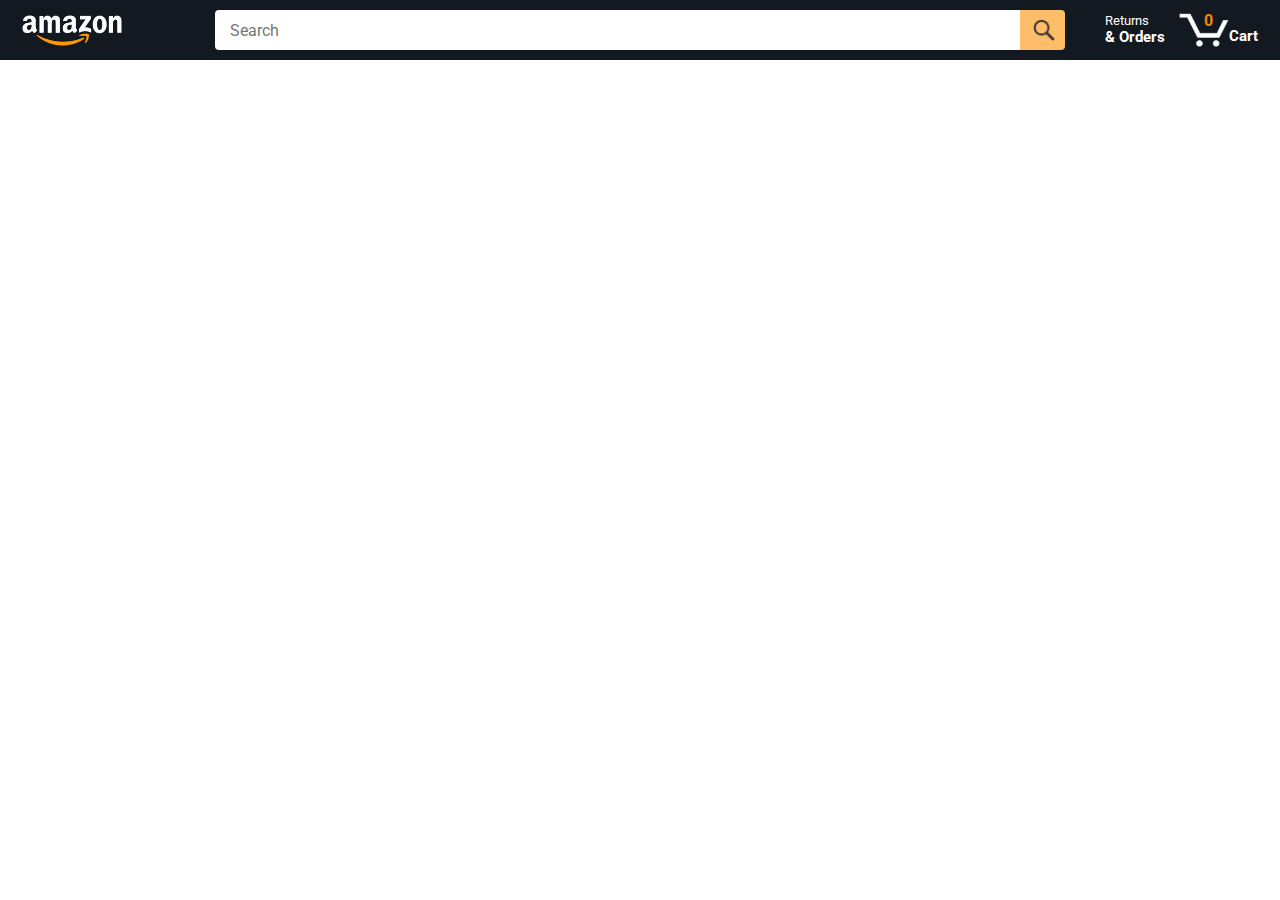
<file: javascript-amazon-project-main/amazon.html>
<!DOCTYPE html>
<html>
  <head>
    <title>Amazon Project</title>

    <!-- This code is needed for responsive design to work.
      (Responsive design = make the website look good on
      smaller screen sizes like a phone or a tablet). -->
    <meta name="viewport" content="width=device-width, initial-scale=1">

    <!-- Load a font called Roboto from Google Fonts. -->
    <link rel="preconnect" href="https://fonts.googleapis.com">
    <link rel="preconnect" href="https://fonts.gstatic.com" crossorigin>
    <link href="https://fonts.googleapis.com/css2?family=Roboto:wght@400;500;700&display=swap" rel="stylesheet">

    <!-- Here are the CSS files for this page. -->
    <link rel="stylesheet" href="styles/shared/general.css">
    <link rel="stylesheet" href="styles/shared/amazon-header.css">
    <link rel="stylesheet" href="styles/pages/amazon.css">
  </head>
  <body>
    <div class="amazon-header">
      <div class="amazon-header-left-section">
        <a href="amazon.html" class="header-link">
          <img class="amazon-logo"
            src="images/amazon-logo-white.png">
          <img class="amazon-mobile-logo"
            src="images/amazon-mobile-logo-white.png">
        </a>
      </div>

      <div class="amazon-header-middle-section">
        <input class="search-bar" type="text" placeholder="Search">

        <button class="search-button">
          <img class="search-icon" src="images/icons/search-icon.png">
        </button>
      </div>

      <div class="amazon-header-right-section">
        <a class="orders-link header-link" href="orders.html">
          <span class="returns-text">Returns</span>
          <span class="orders-text">& Orders</span>
        </a>

        <a class="cart-link header-link" href="checkout.html">
          <img class="cart-icon" src="images/icons/cart-icon.png">
          <div class="cart-quantity">0</div>
          <div class="cart-text">Cart</div>
        </a>
      </div>
    </div>
    
    <div class="main">
      <div class="products-grid js-products-grid"></div>
    </div>
    <script type="module" src="scripts/amazon.js"></script>
  </body>
</html>
</file>
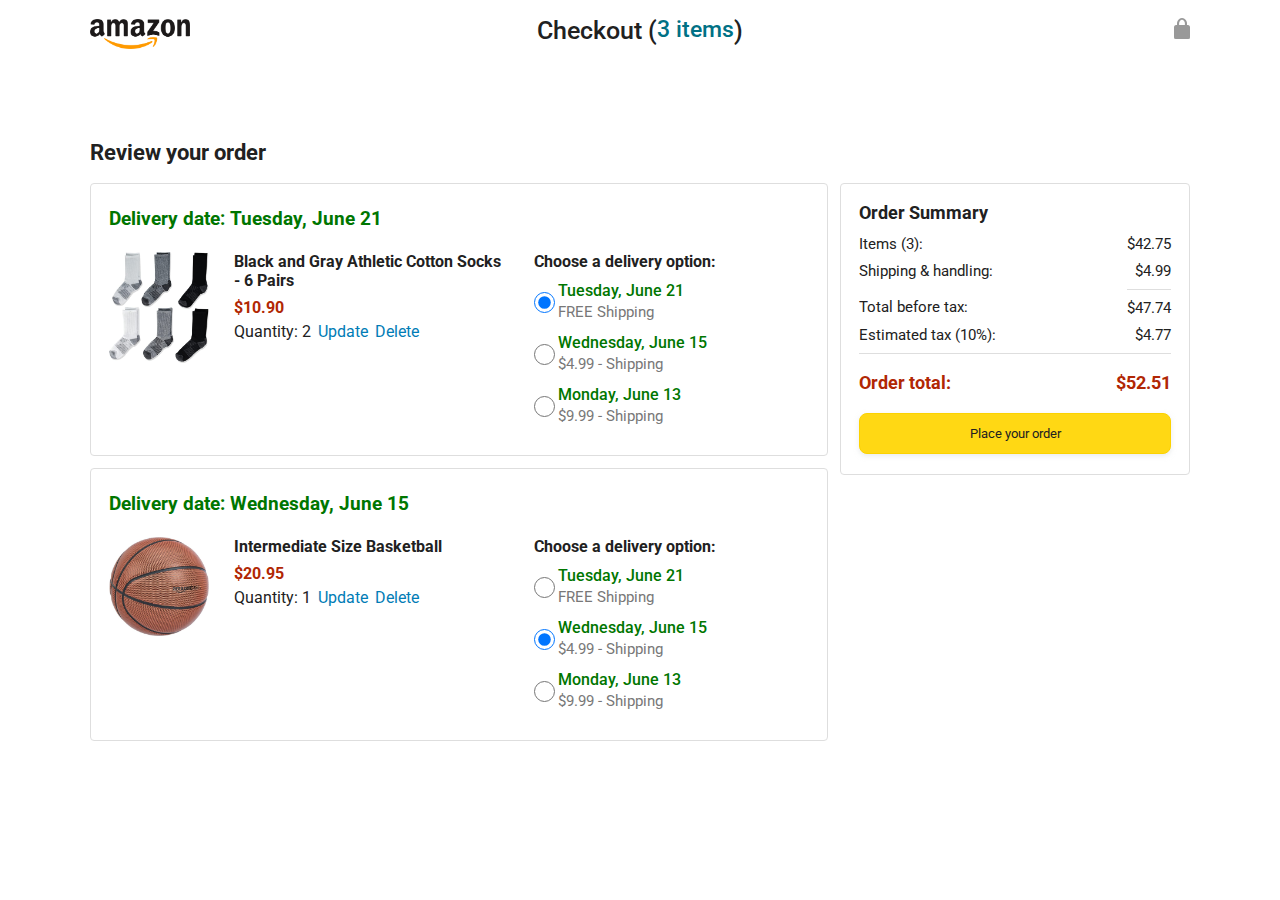
<file: javascript-amazon-project-main/checkout.html>
<!DOCTYPE html>
<html>
  <head>
    <title>Checkout</title>

    <!-- This code is needed for responsive design to work.
      (Responsive design = make the website look good on
      smaller screen sizes like a phone or a tablet). -->
    <meta name="viewport" content="width=device-width, initial-scale=1">

    <!-- Load a font called Roboto from Google Fonts. -->
    <link rel="preconnect" href="https://fonts.googleapis.com">
    <link rel="preconnect" href="https://fonts.gstatic.com" crossorigin>
    <link href="https://fonts.googleapis.com/css2?family=Roboto:wght@400;500;700&display=swap" rel="stylesheet">

    <!-- Here are the CSS files for this page. -->
    <link rel="stylesheet" href="styles/shared/general.css">
    <link rel="stylesheet" href="styles/pages/checkout/checkout-header.css">
    <link rel="stylesheet" href="styles/pages/checkout/checkout.css">
  </head>
  <body>
    <div class="checkout-header">
      <div class="header-content">
        <div class="checkout-header-left-section">
          <a href="amazon.html">
            <img class="amazon-logo" src="images/amazon-logo.png">
            <img class="amazon-mobile-logo" src="images/amazon-mobile-logo.png">
          </a>
        </div>

        <div class="checkout-header-middle-section">
          Checkout (<a class="return-to-home-link"
            href="amazon.html">3 items</a>)
        </div>

        <div class="checkout-header-right-section">
          <img src="images/icons/checkout-lock-icon.png">
        </div>
      </div>
    </div>

    <div class="main">
      <div class="page-title">Review your order</div>

      <div class="checkout-grid">
        <div class="order-summary">
          <div class="cart-item-container">
            <div class="delivery-date">
              Delivery date: Tuesday, June 21
            </div>

            <div class="cart-item-details-grid">
              <img class="product-image"
                src="images/products/athletic-cotton-socks-6-pairs.jpg">

              <div class="cart-item-details">
                <div class="product-name">
                  Black and Gray Athletic Cotton Socks - 6 Pairs
                </div>
                <div class="product-price">
                  $10.90
                </div>
                <div class="product-quantity">
                  <span>
                    Quantity: <span class="quantity-label">2</span>
                  </span>
                  <span class="update-quantity-link link-primary">
                    Update
                  </span>
                  <span class="delete-quantity-link link-primary">
                    Delete
                  </span>
                </div>
              </div>

              <div class="delivery-options">
                <div class="delivery-options-title">
                  Choose a delivery option:
                </div>
                <div class="delivery-option">
                  <input type="radio" checked
                    class="delivery-option-input"
                    name="delivery-option-1">
                  <div>
                    <div class="delivery-option-date">
                      Tuesday, June 21
                    </div>
                    <div class="delivery-option-price">
                      FREE Shipping
                    </div>
                  </div>
                </div>
                <div class="delivery-option">
                  <input type="radio"
                    class="delivery-option-input"
                    name="delivery-option-1">
                  <div>
                    <div class="delivery-option-date">
                      Wednesday, June 15
                    </div>
                    <div class="delivery-option-price">
                      $4.99 - Shipping
                    </div>
                  </div>
                </div>
                <div class="delivery-option">
                  <input type="radio"
                    class="delivery-option-input"
                    name="delivery-option-1">
                  <div>
                    <div class="delivery-option-date">
                      Monday, June 13
                    </div>
                    <div class="delivery-option-price">
                      $9.99 - Shipping
                    </div>
                  </div>
                </div>
              </div>
            </div>
          </div>

          <div class="cart-item-container">
            <div class="delivery-date">
              Delivery date: Wednesday, June 15
            </div>

            <div class="cart-item-details-grid">
              <img class="product-image"
                src="images/products/intermediate-composite-basketball.jpg">

              <div class="cart-item-details">
                <div class="product-name">
                  Intermediate Size Basketball
                </div>
                <div class="product-price">
                  $20.95
                </div>
                <div class="product-quantity">
                  <span>
                    Quantity: <span class="quantity-label">1</span>
                  </span>
                  <span class="update-quantity-link link-primary">
                    Update
                  </span>
                  <span class="delete-quantity-link link-primary">
                    Delete
                  </span>
                </div>
              </div>

              <div class="delivery-options">
                <div class="delivery-options-title">
                  Choose a delivery option:
                </div>

                <div class="delivery-option">
                  <input type="radio" class="delivery-option-input"
                    name="delivery-option-2">
                  <div>
                    <div class="delivery-option-date">
                      Tuesday, June 21
                    </div>
                    <div class="delivery-option-price">
                      FREE Shipping
                    </div>
                  </div>
                </div>
                <div class="delivery-option">
                  <input type="radio" checked class="delivery-option-input"
                    name="delivery-option-2">
                  <div>
                    <div class="delivery-option-date">
                      Wednesday, June 15
                    </div>
                    <div class="delivery-option-price">
                      $4.99 - Shipping
                    </div>
                  </div>
                </div>
                <div class="delivery-option">
                  <input type="radio" class="delivery-option-input"
                    name="delivery-option-2">
                  <div>
                    <div class="delivery-option-date">
                      Monday, June 13
                    </div>
                    <div class="delivery-option-price">
                      $9.99 - Shipping
                    </div>
                  </div>
                </div>
              </div>
            </div>
          </div>
        </div>

        <div class="payment-summary">
          <div class="payment-summary-title">
            Order Summary
          </div>

          <div class="payment-summary-row">
            <div>Items (3):</div>
            <div class="payment-summary-money">$42.75</div>
          </div>

          <div class="payment-summary-row">
            <div>Shipping &amp; handling:</div>
            <div class="payment-summary-money">$4.99</div>
          </div>

          <div class="payment-summary-row subtotal-row">
            <div>Total before tax:</div>
            <div class="payment-summary-money">$47.74</div>
          </div>

          <div class="payment-summary-row">
            <div>Estimated tax (10%):</div>
            <div class="payment-summary-money">$4.77</div>
          </div>

          <div class="payment-summary-row total-row">
            <div>Order total:</div>
            <div class="payment-summary-money">$52.51</div>
          </div>

          <button class="place-order-button button-primary">
            Place your order
          </button>
        </div>
      </div>
    </div>
  </body>
</html>
</file>
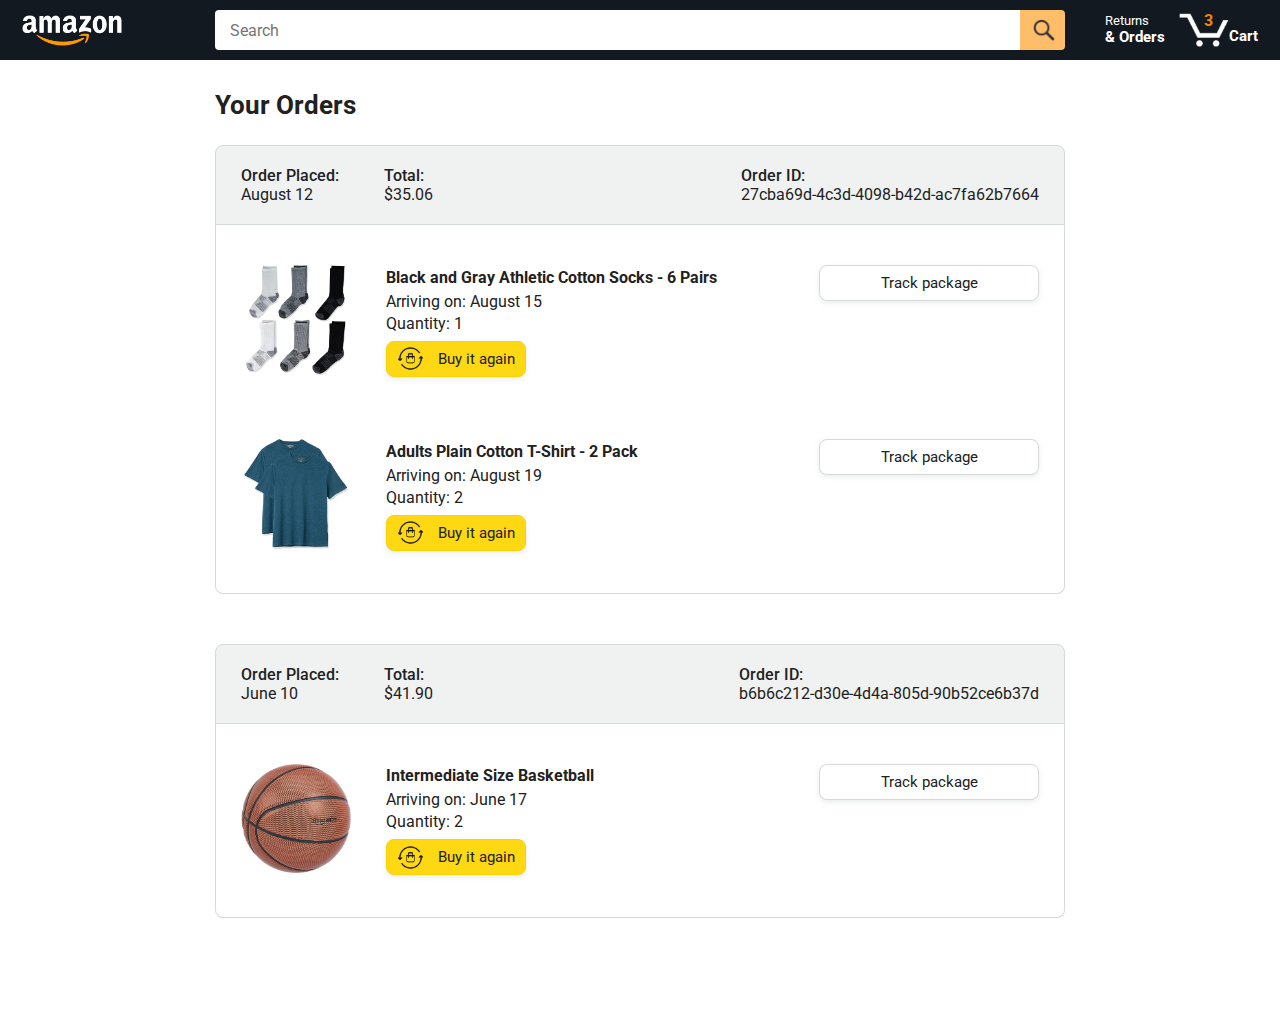
<file: javascript-amazon-project-main/orders.html>
<!DOCTYPE html>
<html>
  <head>
    <title>Orders</title>

    <!-- This code is needed for responsive design to work.
      (Responsive design = make the website look good on
      smaller screen sizes like a phone or a tablet). -->
    <meta name="viewport" content="width=device-width, initial-scale=1">

    <!-- Load a font called Roboto from Google Fonts. -->
    <link rel="preconnect" href="https://fonts.googleapis.com">
    <link rel="preconnect" href="https://fonts.gstatic.com" crossorigin>
    <link href="https://fonts.googleapis.com/css2?family=Roboto:wght@400;500;700&display=swap" rel="stylesheet">

    <!-- Here are the CSS files for this page. -->
    <link rel="stylesheet" href="styles/shared/general.css">
    <link rel="stylesheet" href="styles/shared/amazon-header.css">
    <link rel="stylesheet" href="styles/pages/orders.css">
  </head>
  <body>
    <div class="amazon-header">
      <div class="amazon-header-left-section">
        <a href="amazon.html" class="header-link">
          <img class="amazon-logo"
            src="images/amazon-logo-white.png">
          <img class="amazon-mobile-logo"
            src="images/amazon-mobile-logo-white.png">
        </a>
      </div>

      <div class="amazon-header-middle-section">
        <input class="search-bar" type="text" placeholder="Search">

        <button class="search-button">
          <img class="search-icon" src="images/icons/search-icon.png">
        </button>
      </div>

      <div class="amazon-header-right-section">
        <a class="orders-link header-link" href="orders.html">
          <span class="returns-text">Returns</span>
          <span class="orders-text">& Orders</span>
        </a>

        <a class="cart-link header-link" href="checkout.html">
          <img class="cart-icon" src="images/icons/cart-icon.png">
          <div class="cart-quantity">3</div>
          <div class="cart-text">Cart</div>
        </a>
      </div>
    </div>

    <div class="main">
      <div class="page-title">Your Orders</div>

      <div class="orders-grid">
        <div class="order-container">
          
          <div class="order-header">
            <div class="order-header-left-section">
              <div class="order-date">
                <div class="order-header-label">Order Placed:</div>
                <div>August 12</div>
              </div>
              <div class="order-total">
                <div class="order-header-label">Total:</div>
                <div>$35.06</div>
              </div>
            </div>

            <div class="order-header-right-section">
              <div class="order-header-label">Order ID:</div>
              <div>27cba69d-4c3d-4098-b42d-ac7fa62b7664</div>
            </div>
          </div>

          <div class="order-details-grid">
            <div class="product-image-container">
              <img src="images/products/athletic-cotton-socks-6-pairs.jpg">
            </div>

            <div class="product-details">
              <div class="product-name">
                Black and Gray Athletic Cotton Socks - 6 Pairs
              </div>
              <div class="product-delivery-date">
                Arriving on: August 15
              </div>
              <div class="product-quantity">
                Quantity: 1
              </div>
              <button class="buy-again-button button-primary">
                <img class="buy-again-icon" src="images/icons/buy-again.png">
                <span class="buy-again-message">Buy it again</span>
              </button>
            </div>

            <div class="product-actions">
              <a href="tracking.html">
                <button class="track-package-button button-secondary">
                  Track package
                </button>
              </a>
            </div>

            <div class="product-image-container">
              <img src="images/products/adults-plain-cotton-tshirt-2-pack-teal.jpg">
            </div>

            <div class="product-details">
              <div class="product-name">
                Adults Plain Cotton T-Shirt - 2 Pack
              </div>
              <div class="product-delivery-date">
                Arriving on: August 19
              </div>
              <div class="product-quantity">
                Quantity: 2
              </div>
              <button class="buy-again-button button-primary">
                <img class="buy-again-icon" src="images/icons/buy-again.png">
                <span class="buy-again-message">Buy it again</span>
              </button>
            </div>

            <div class="product-actions">
              <a href="tracking.html">
                <button class="track-package-button button-secondary">
                  Track package
                </button>
              </a>
            </div>
          </div>
        </div>

        <div class="order-container">

          <div class="order-header">
            <div class="order-header-left-section">
              <div class="order-date">
                <div class="order-header-label">Order Placed:</div>
                <div>June 10</div>
              </div>
              <div class="order-total">
                <div class="order-header-label">Total:</div>
                <div>$41.90</div>
              </div>
            </div>

            <div class="order-header-right-section">
              <div class="order-header-label">Order ID:</div>
              <div>b6b6c212-d30e-4d4a-805d-90b52ce6b37d</div>
            </div>
          </div>

          <div class="order-details-grid">
            <div class="product-image-container">
              <img src="images/products/intermediate-composite-basketball.jpg">
            </div>

            <div class="product-details">
              <div class="product-name">
                Intermediate Size Basketball
              </div>
              <div class="product-delivery-date">
                Arriving on: June 17
              </div>
              <div class="product-quantity">
                Quantity: 2
              </div>
              <button class="buy-again-button button-primary">
                <img class="buy-again-icon" src="images/icons/buy-again.png">
                <span class="buy-again-message">Buy it again</span>
              </button>
            </div>

            <div class="product-actions">
              <a href="tracking.html">
                <button class="track-package-button button-secondary">
                  Track package
                </button>
              </a>
            </div>
          </div>
        </div>
      </div>
    </div>
  </body>
</html>
</file>
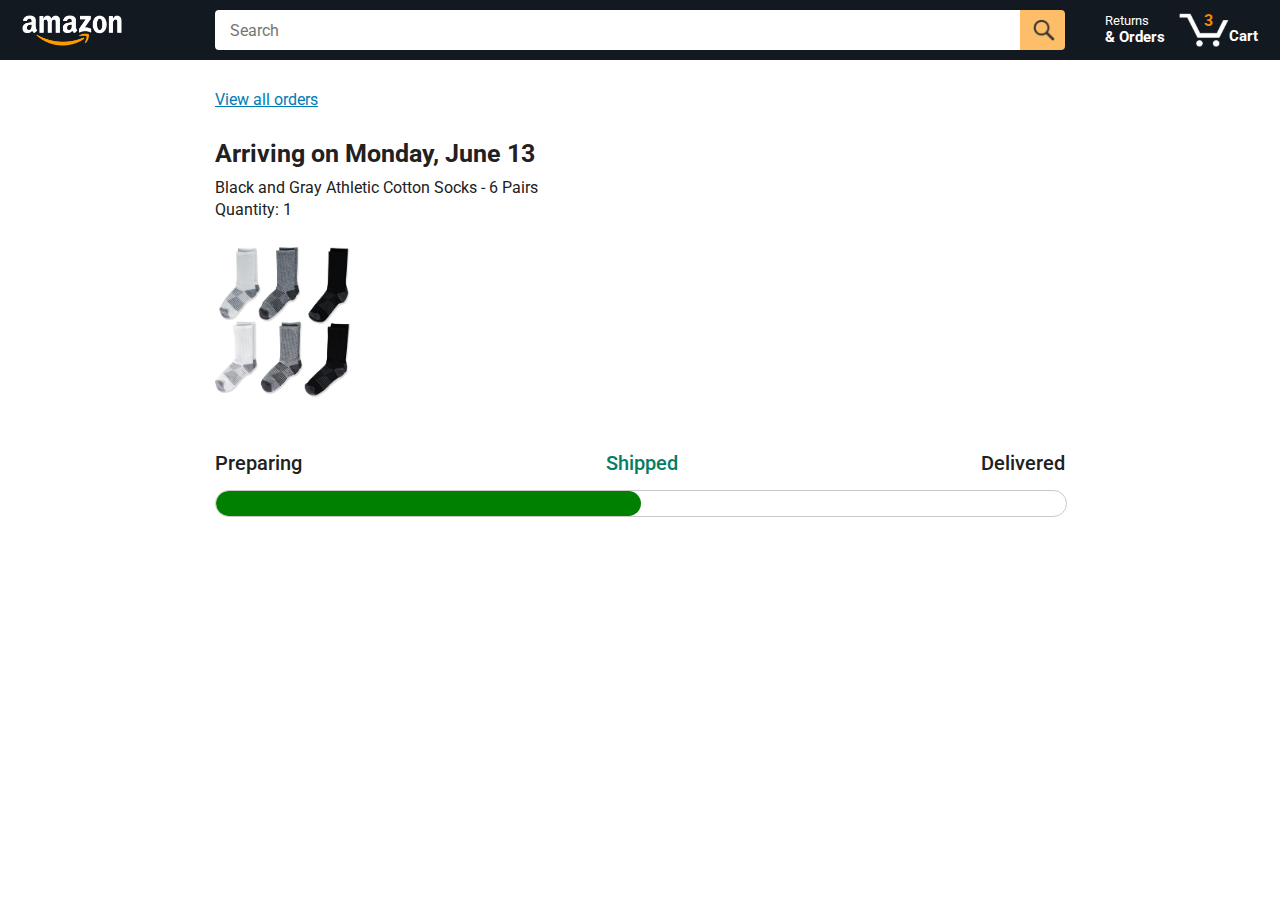
<file: javascript-amazon-project-main/tracking.html>
<!DOCTYPE html>
<html>
  <head>
    <title>Tracking</title>

    <!-- This code is needed for responsive design to work.
      (Responsive design = make the website look good on
      smaller screen sizes like a phone or a tablet). -->
    <meta name="viewport" content="width=device-width, initial-scale=1">

    <!-- Load a font called Roboto from Google Fonts. -->
    <link rel="preconnect" href="https://fonts.googleapis.com">
    <link rel="preconnect" href="https://fonts.gstatic.com" crossorigin>
    <link href="https://fonts.googleapis.com/css2?family=Roboto:wght@400;500;700&display=swap" rel="stylesheet">

    <!-- Here are the CSS files for this page. -->
    <link rel="stylesheet" href="styles/shared/general.css">
    <link rel="stylesheet" href="styles/shared/amazon-header.css">
    <link rel="stylesheet" href="styles/pages/tracking.css">
  </head>
  <body>
    <div class="amazon-header">
      <div class="amazon-header-left-section">
        <a href="amazon.html" class="header-link">
          <img class="amazon-logo"
            src="images/amazon-logo-white.png">
          <img class="amazon-mobile-logo"
            src="images/amazon-mobile-logo-white.png">
        </a>
      </div>

      <div class="amazon-header-middle-section">
        <input class="search-bar" type="text" placeholder="Search">

        <button class="search-button">
          <img class="search-icon" src="images/icons/search-icon.png">
        </button>
      </div>

      <div class="amazon-header-right-section">
        <a class="orders-link header-link" href="orders.html">
          <span class="returns-text">Returns</span>
          <span class="orders-text">& Orders</span>
        </a>

        <a class="cart-link header-link" href="checkout.html">
          <img class="cart-icon" src="images/icons/cart-icon.png">
          <div class="cart-quantity">3</div>
          <div class="cart-text">Cart</div>
        </a>
      </div>
    </div>

    <div class="main">
      <div class="order-tracking">
        <a class="back-to-orders-link link-primary" href="orders.html">
          View all orders
        </a>

        <div class="delivery-date">
          Arriving on Monday, June 13
        </div>

        <div class="product-info">
          Black and Gray Athletic Cotton Socks - 6 Pairs
        </div>

        <div class="product-info">
          Quantity: 1
        </div>

        <img class="product-image" src="images/products/athletic-cotton-socks-6-pairs.jpg">

        <div class="progress-labels-container">
          <div class="progress-label">
            Preparing
          </div>
          <div class="progress-label current-status">
            Shipped
          </div>
          <div class="progress-label">
            Delivered
          </div>
        </div>

        <div class="progress-bar-container">
          <div class="progress-bar"></div>
        </div>
      </div>
    </div>
  </body>
</html>
</file>
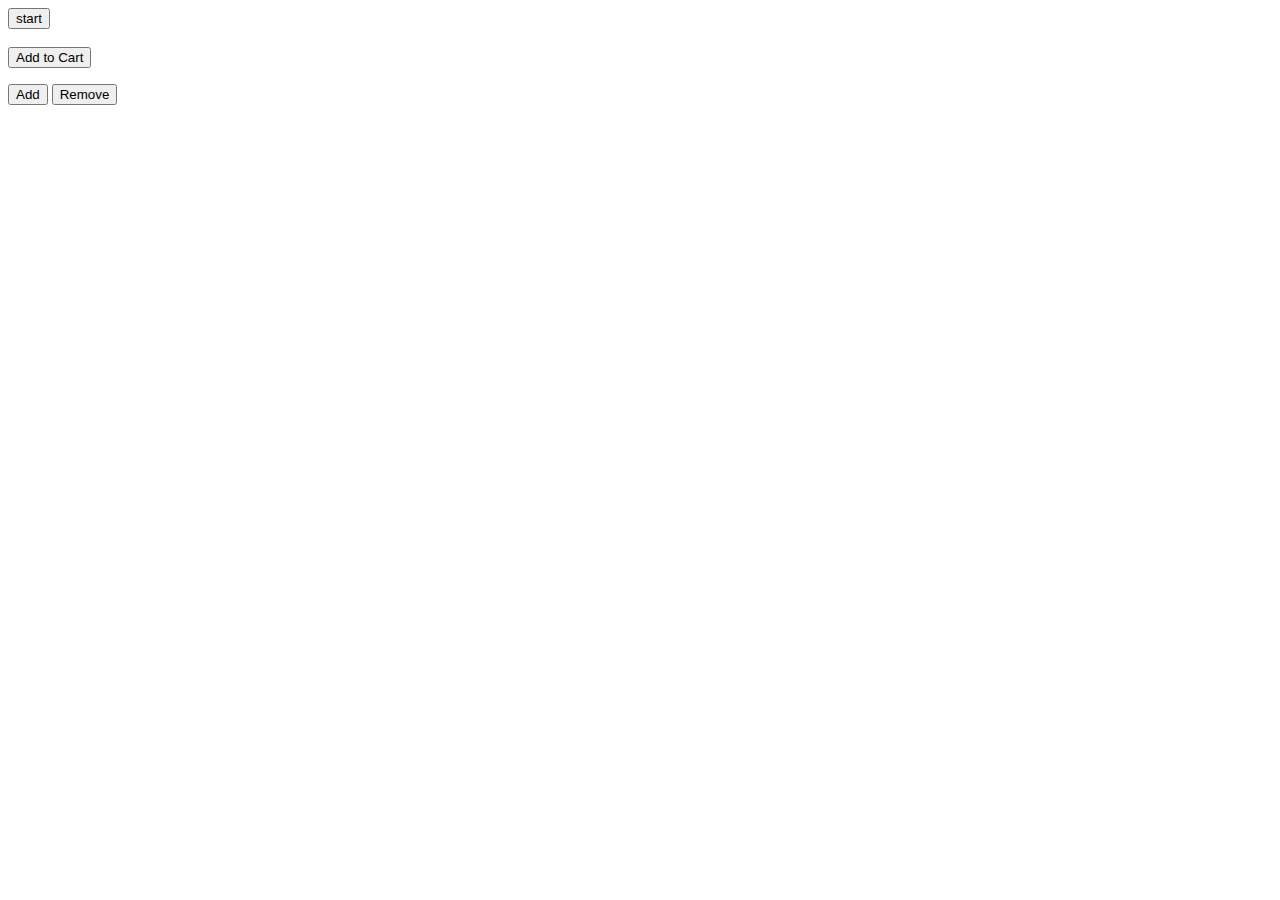
<file: Js/12-Advance Functions.html>
<!DOCTYPE html>
<html lang="en">
<head>
    <meta charset="UTF-8">
    <meta name="viewport" content="width=device-width, initial-scale=1.0">
    <title>Adv Functions</title>
</head>
<body>
    <button class="strt" onclick="start();">
        start
    </button>
    <br><br>
    <button class="addtocart" onclick="
  
    addtocart();
    ">Add to Cart</button>
    <p class="msg"></p>
    <button class="add" onclick="
      messages++;
      add();" >Add</button>
    <button onclick="
    if(messages>0){
        messages--;
        if(messages==0){
            stopnoti();
        }
    }
    ">Remove</button>
    <script>
        // const obj = {
        //     num:2,
        //     fun : function (name){
        //         console.log("Hello "+name);
        //     }
        // }
        // obj.fun("Krish");

        // //set time out functions
        // setTimeout(function(){
        //     console.log("This will be printed after 3s");
        // },3000);
        // console.log("this is printed first");
      //set interval
    //   setInterval(() => {
    //     console.log("interval");
    //   }, 3000);
    //   console.log("next line ");
        //this will be kept on printing

    //   [
    //     'make dinner',
    //     'do laundry',
    //     'go to the gym'
    //     ].forEach(function(value,index){
    //         console.log(index , value);
    //     }); //this is easier than for loop
     //HW 12d. 
      function start(){
        const clas = document.querySelector('.strt');
            console.log('Loading...');
            clas.innerHTML='Loading...';
          setInterval(() => {
            clas.innerHTML='Finished!';
           }, 1000);        
    }   
    function addtocart(){
        document.querySelector('.msg').innerHTML='Item added to cart';
        setInterval(() => {
            document.querySelector('.msg').innerHTML='';
        }, 2000);
    }  
    let isdisplaynotification ;
    let messages =2;
    let intervalId;
    function add(){
        if (isdisplaynotification) {
            return;
        }
        isdisplaynotification = true;
        
       intervalId = setInterval(()=>{
       if (document.title==='App') {
        document.title=`(${messages}) New Messages`;
       }else{
        document.title='App';
       }
       },1000) 
    }
  
    function stopnoti(){
        isdisplaynotification = false;
        clearInterval(intervalId);
        document.title = 'App';
    }
    //justli forEach we have filter
    console.log([1,-3,2,5,-4].filter((value,index)=>{//create a new array if return is true  with all elements that pass the test implemented by the provided function
        // if (value>=0) {
        //     return true;
        // }
        // else{
        //     return false;
        // } 
        return value>=0;  
    }));
   
    //map
    console.log([1,1,3].map((value,index)=>{
        return value*2;
    }));


    console.log([1,1,3].map( value=>value*2)); //this is same as above
    </script>
</body>
</html>
</file>
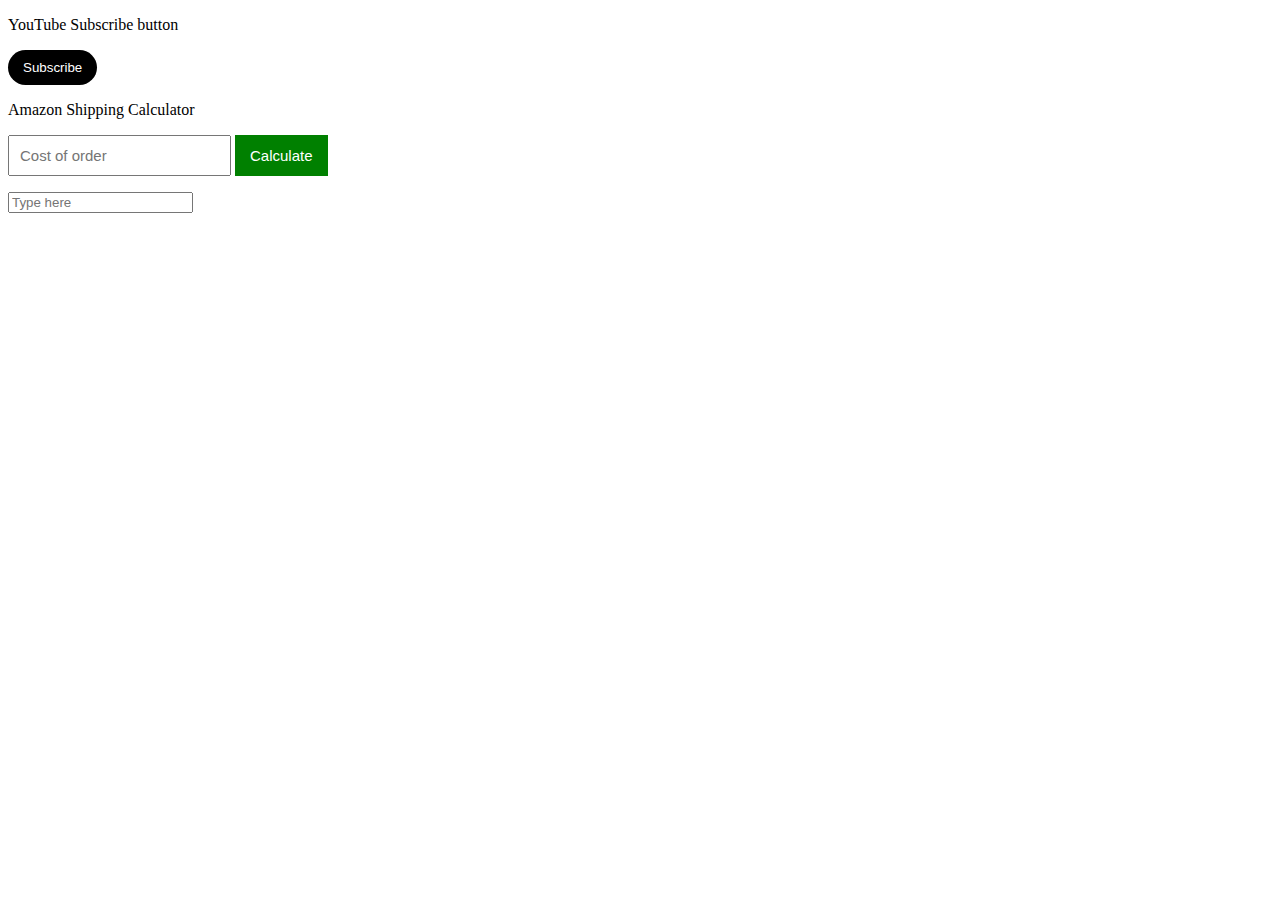
<file: Js/document-obj-model.html>
<!DOCTYPE html>
<html lang="en">
<head>
    <meta charset="UTF-8">
    <meta name="viewport" content="width=device-width, initial-scale=1.0">
    <title>DOM</title>
    <style>
        button{
            color: black;  
        }
        .Subscribe{
            color: white;
            background-color: black;
            border: none;
            border-radius: 50px;
            padding-top: 10px;
            padding-bottom: 10px;
            padding-left: 15px;
            padding-right: 15px;
        }
        .calc{
            color: white;
            background-color: green;
            border: none;
            font-size: 15px;
            padding-top: 12px;
            padding-bottom: 12px;
            padding-right: 15px;
            padding-left: 15px;
        }
        .cost{
            padding: 10px;
            font-size: 15px;
        }
        .is-Subscribe{
            background-color:rgb(240, 240, 240);
            color: black;
        }
    </style>
</head>
<body>
    <!-- <button>Hello</button>
    <button class="js">Text</button> -->
    <P>YouTube Subscribe button</P>
    <button onclick="Subscribe(0)" class="Subscribe">Subscribe</button> 
    <p>Amazon Shipping Calculator</p>  
    <!-- onclick areevent listeners -->
    <input placeholder="Cost of order" class="cost" onkeydown="
    //console.log('Typing...');  // another event known as keydown 
   // console.log(event.key);
   handleKeyDown(event);">
    <button onclick="Calculate();" class="calc">Calculate</button>
    <p class="displycst"></p>
    <input placeholder="Type here" class="keyupip"  onkeyup="keyupfun(event);
    ">
    <p class="keyup"></p>

    <script>
        // document.body.innerHTML = 'Krish';
        // //document.title = 'Title Changed';
        // console.log(document.title);
        // document.title = 'Title Changed';
        // console.log(document.body);
        // console.log(typeof(document.body));
        // //we can change the content of body by
        // document.body.innerHTML = '<button>Good Job!</button>';
        // console.log(document.querySelector('button'));// it'll only get 1st button from many 
        // //you can get any element from the page and represent it in Js
        // console.log(document.querySelector('button').innerHTML);
        //to get another button
       // console.log(document.querySelector('.js'));   //css ni jem . for class selector 

        function Subscribe (){
            
        const cgnh = document.querySelector('.Subscribe');
        //console.log(cgnh.innerHTML);
        if (cgnh.innerHTML === 'Subscribe') {
            cgnh.innerHTML ='Subscribed';
            cgnh.classList.add('is-Subscribe');
        } else{
            cgnh.innerHTML = 'Subscribe';
            cgnh.classList.remove('is-Subscribe');  //class list proerty 
        } 

       // console.log(cgnh.innerHTML);
        }
        function handleKeyDown(event){
            if (event.key === 'Enter') {
                Calculate();
            }
        }

        function Calculate(){
            const ip = document.querySelector('.cost');
            let cost =Number(ip.value);   //instead of .innerHTML we use .value for input fields
            //console.log(typeof(cost));   //here its string so convert it to number 
            if (cost>0) {
                console.log(cost);
            
            if (cost<40) {  // add shipping charges of 10$ if cost is less than 40$
                cost+=10;
            }
            document.querySelector('.displycst').innerHTML=`Total Cost: $${cost}`;  
            }
            else{
                document.querySelector('.displycst').innerHTML=`Please enter a valid cost`;
            }
                        
        }
        function keyupfun(event){
                const ip = document.querySelector('.keyupip');
                document.querySelector('.keyup').innerHTML = ip.value;            
        }

       //window object
     //  window.console.log("Window");
       //window.alert("Window"); // it is automatically added by browser
    
        
    </script>
</body>
</html>
</file>
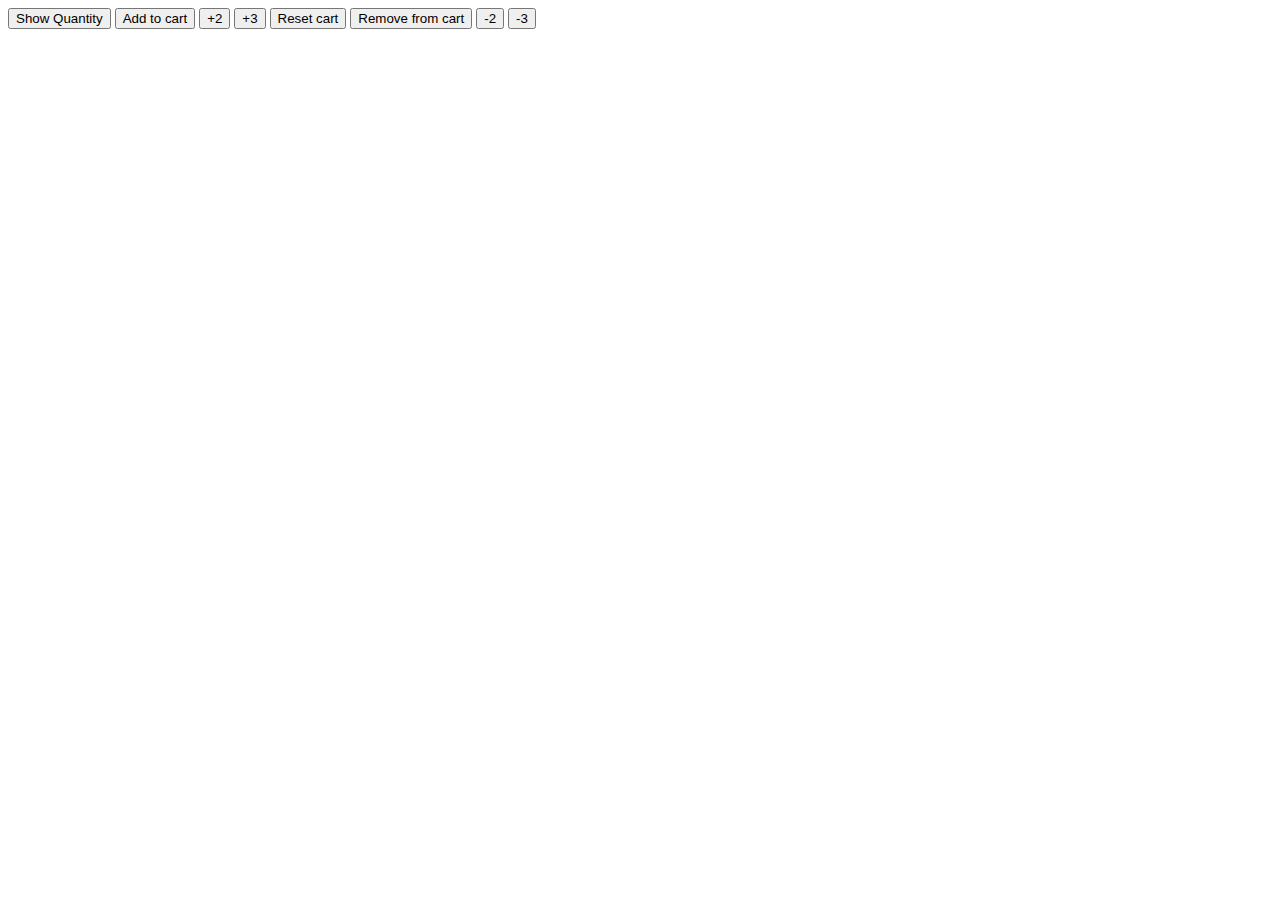
<file: Js/showQuantity.html>
<!DOCTYPE html>
<html lang="en">
<head>
	<meta charset="UTF-8">
	<meta name="viewport" content="width=device-width, initial-scale=1.0">
	<title>Document</title>
	<!-- <style>
			.blackbtn{
					color:white;
					background-color: black;
					border: none;
					border-width: 10px;
					border-color: aqua;
			}
			p{
					color: brown;
			}
	</style> -->
</head>
<body>
	<!--this is a comments in html-->
	<button  onclick="dispQunt(cartQuant);;
	">Show Quantity</button>
	<button  onclick="cartQuant++;
		dispQunt(cartQuant);"> Add to cart</button>
	<button  onclick="cartQuant+=2;
	dispQunt(cartQuant);">+2</button>
	<button onclick="cartQuant+=3;
	dispQunt(cartQuant);
	">+3</button>
	<button onclick="cartQuant=0;
	dispQunt(cartQuant);">Reset cart</button>
	<button onclick="cartQuant--;
	dispQunt(cartQuant);">Remove from cart</button>

<button  onclick="cartQuant-=2;
dispQunt(cartQuant);">-2</button>
<button onclick="cartQuant-=3;
dispQunt(cartQuant);
">-3</button>
	<p class="disp"></p>	
	<script>
				let cartQuant = 0;
				const var2 = 10; // value can't be changed
				// error here var2=540;
		  var var3 = 45; //pela vapratu have bov nai
			console.log(typeof(var3));  //type kei variable no
		//boleans
		console.log(3>5);  //ans flase aapse console ma
		console.log(5==="5.00");
		console.log(5 =="5.00");  // === and == are different  
		
			var3<var2?console.log("yes"):console.log("no");  //if-else
		//alert("Thisi is a alert")	;
		//this is a commnents
		/*Multi line comments*/	
		function dispQunt(num){
			//console.log(`cart Quantity:${num}`);
			document.querySelector('.disp').innerHTML = `cart Quantity:${num}`;
		}	
	</script>
</body>
</html>
</file>
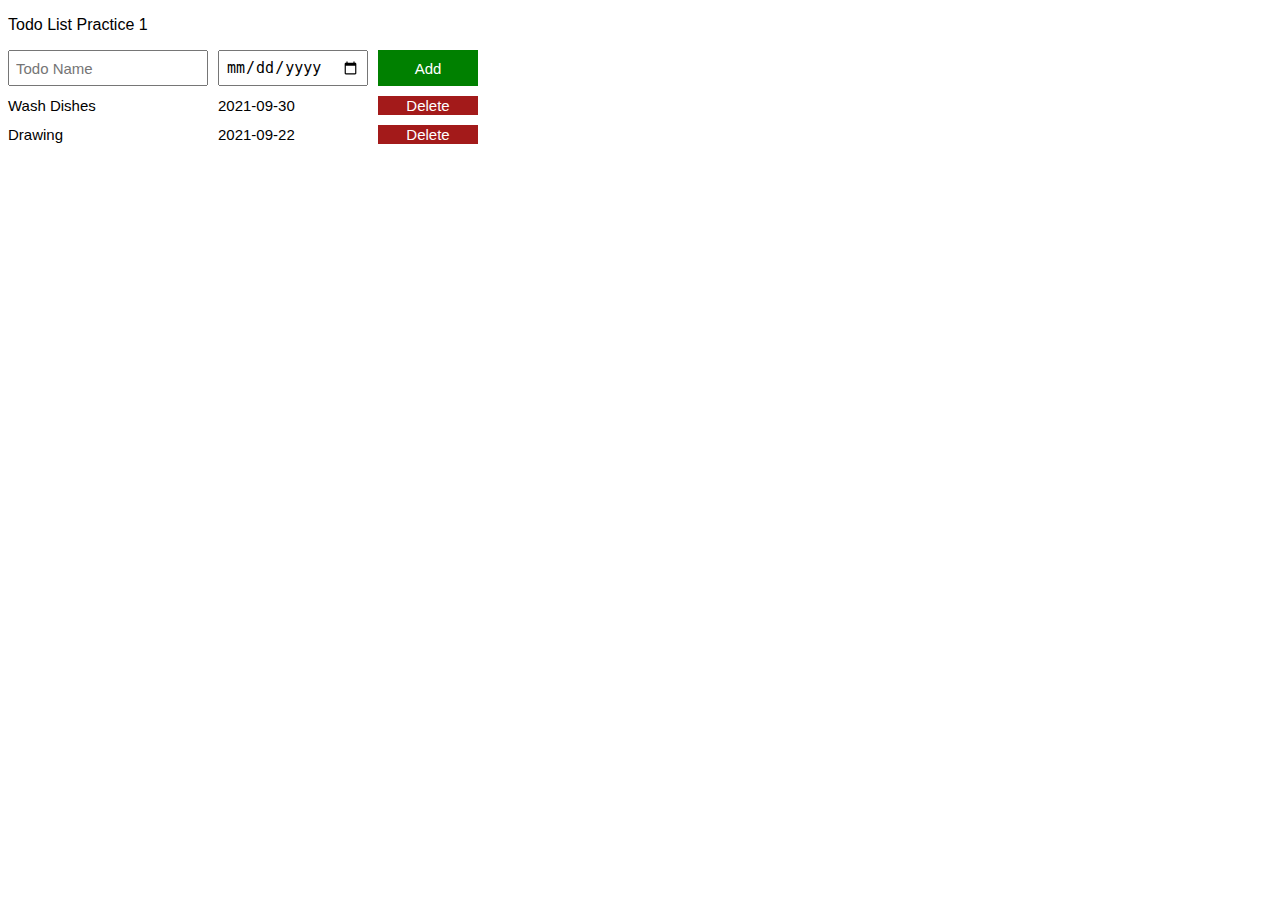
<file: Js/to-do-list/to-do-list.html>
<!DOCTYPE html>
<html lang="en">
<head>
    <meta charset="UTF-8">
    <meta name="viewport" content="width=device-width, initial-scale=1.0">
    <title>To Do List</title>
    <link rel="stylesheet" href="to-do-list.css">
</head>
<body>
    <p>Todo List Practice 1</p>
    <div class="todo-grid">
    <input type="text" class="task" placeholder="Todo Name ">
    <input type="date" class="dueDate">
    <button class="addTask" onclick="addTask();">Add</button>
    </div>
    <div class="todoList " ></div>
    <script src="to-do-list.js">
    //     //array
    //    const myArr =  [10,20,30,'Krish','Raj',true,{name:"Krish"}];
    //     console.log(myArr);
    //     console.log(myArr[0]);
    //     myArr[0]=100;
    //     console.log(typeof(myArr));
    //     console.log(Array.isArray([1,2]));
    //     console.log(myArr.length);
    //     myArr.splice(1,3);  //to remove from index and no. of elements to remove
    //     console.log(myArr);
    //     myArr.push('Krish');
    //to add at the end 
  
    </script>
</body>
</html>
</file>
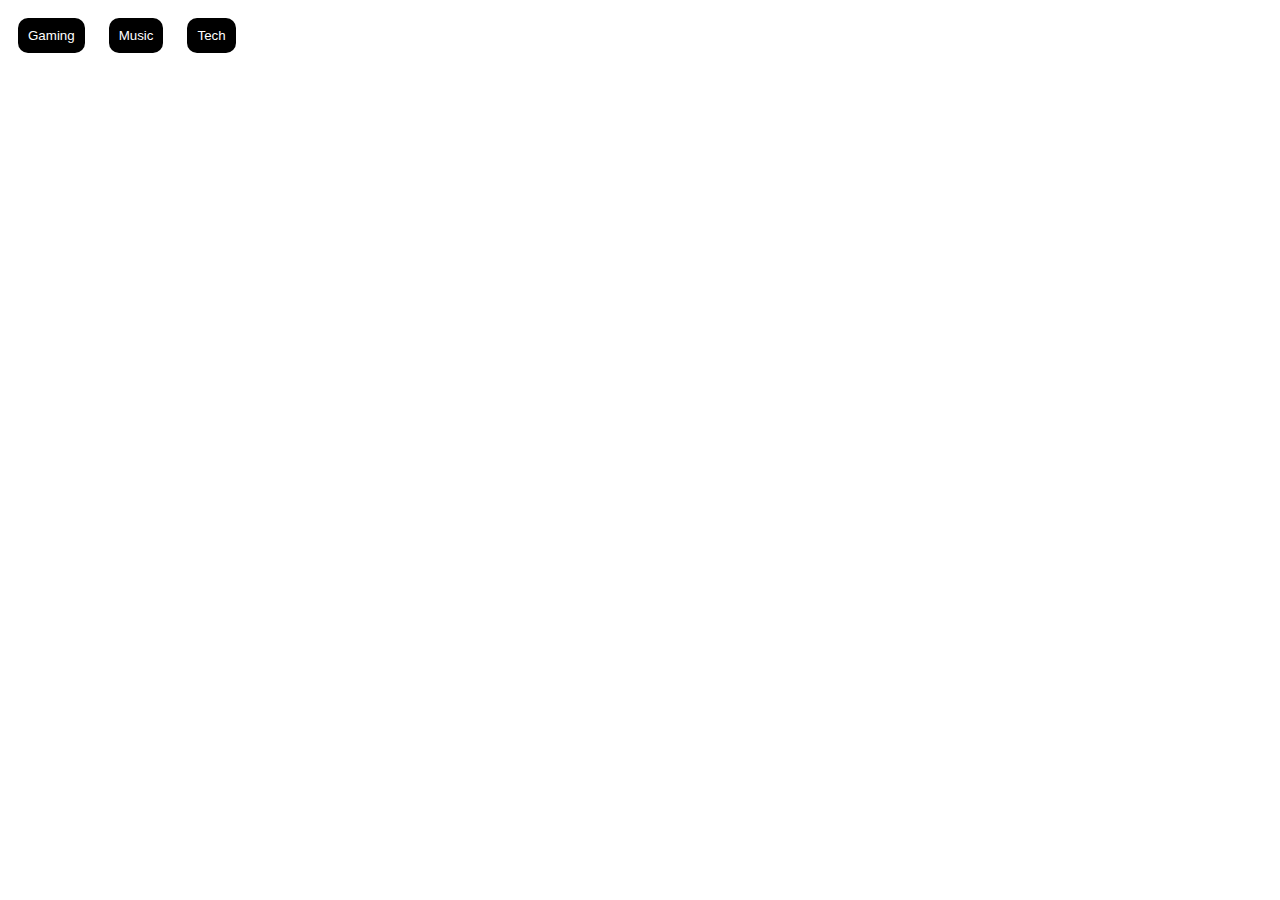
<file: Js/HW/10/10e.html>
<!DOCTYPE html>
<html lang="en">
<head>
    <meta charset="UTF-8">
    <meta name="viewport" content="width=device-width, initial-scale=1.0">
    <title>10.E</title>
    <style>
        
        .toggle-button {
            padding: 10px;
            margin: 10px;
            border: none;
            border-radius: 10px;
            background-color: black;
            color: white;
        }
        .on{
            padding: 10px;
            margin: 10px;
            border: none;
            border-radius: 10px;
            background-color: rgb(224, 224, 224);
            color: black;
            
        }
    </style>
</head>
<body>
    <button class="toggle-button  game" onclick="change('.game');">Gaming</button>
    <button class="toggle-button  music" onclick="change('.music');">Music</button>
    <button class="toggle-button  tech" onclick="change('.tech');">Tech</button>
    <script>
      function turnOffprevious(){
          const btns = document.querySelector('.on');
          if(btns){
              btns.classList.remove('on');
          }
        }
        function change(selector){
          //console.log();
          const btn = document.querySelector(selector);
         // console.log(btn.innerHTML);

          if (!btn.classList.contains('on')) {
                turnOffprevious();
                btn.classList.add('on'); 
               // console.log(btn.classList);   
            }
            else {
              btn.classList.remove('on'); 
             // console.log(btn.classList);
            }
        }
    </script>
</body>
</html>
</file>
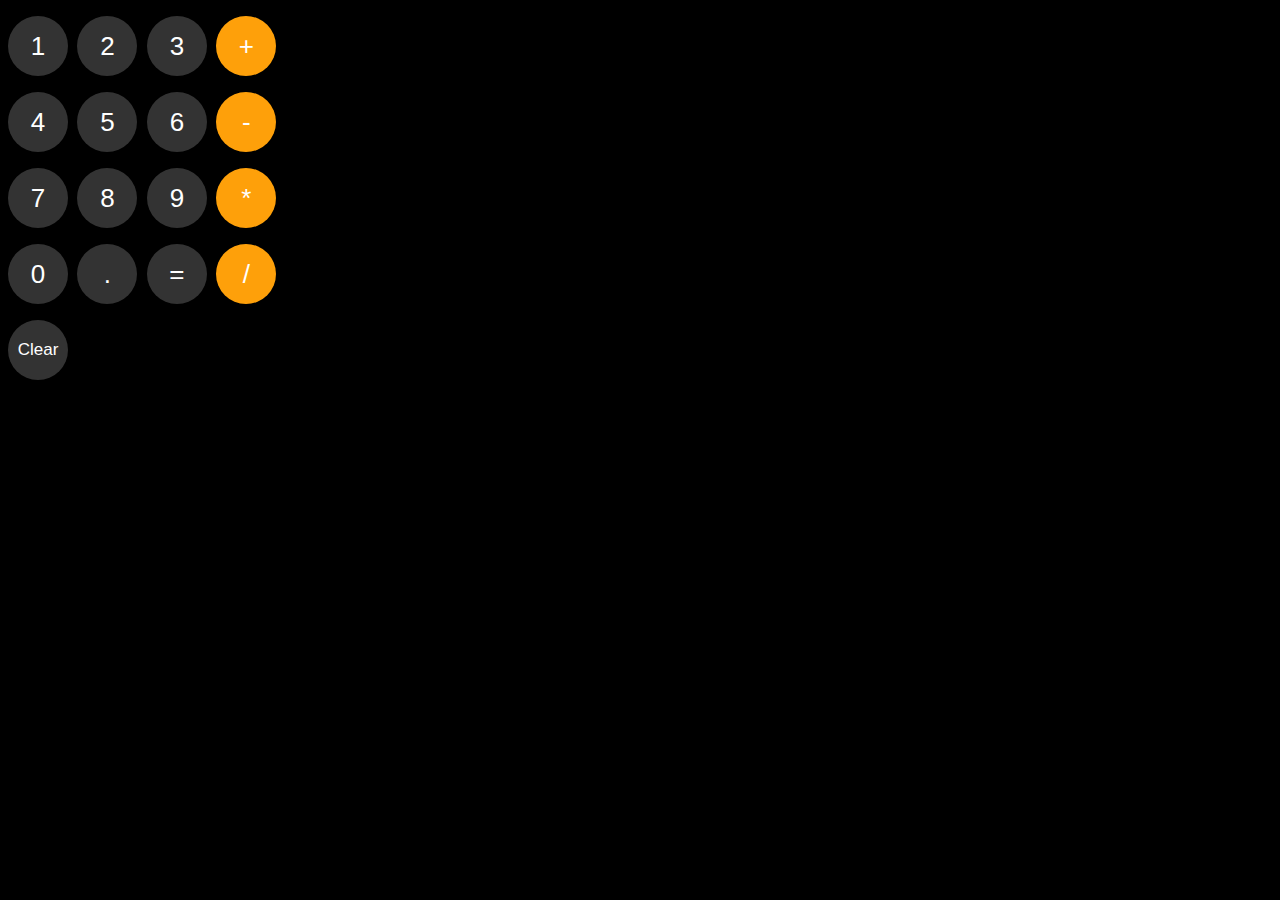
<file: Js/HW/10i/10i.html>
<!DOCTYPE html>
<html>
  <head>
    <style>
      body {
        font-family: Arial;
        background-color: rgb(0, 0, 0);
      }

      .calculation {
        color: white;
        font-size: 45px;
        margin-top: 15px;
        margin-bottom: 5px;
      }

      .calculator-button {
        height: 60px;
        width: 60px;
        border-radius: 60px;
        border: none;
        font-size: 26px;
        cursor: pointer;
        margin-right: 5px;
      }

      .gray-button {
        background-color: rgb(51, 51, 51);
        color: white;
      }

      .orange-button {
        background-color: rgb(254, 160, 10);
        color: white;
      }

      .clear-button {
        font-size: 17px;
      }
    </style>
  </head>
  <body>
    <!-- Create an element to display the calculation. -->
    <p class="js-calculation calculation"></p>

    <p>
      <button class="calculator-button gray-button" onclick="
        updateCalculation('1');
      ">1</button>

      <button class="calculator-button gray-button" onclick="
        updateCalculation('2');
      ">2</button>

      <button class="calculator-button gray-button" onclick="
        updateCalculation('3');
      ">3</button>

      <button class="calculator-button orange-button" onclick="
        updateCalculation(' + ');
      ">+</button>
    </p>

    <p>
      <button class="calculator-button gray-button" onclick="
        updateCalculation('4');
      ">4</button>

      <button class="calculator-button gray-button" onclick="
        updateCalculation('5');
      ">5</button>

      <button class="calculator-button gray-button" onclick="
        updateCalculation('6');
      ">6</button>

      <button class="calculator-button orange-button" onclick="
        updateCalculation(' - ');
      ">-</button>
    </p>

    <p>
      <button class="calculator-button gray-button" onclick="
        updateCalculation('7');
      ">7</button>

      <button class="calculator-button gray-button" onclick="
        updateCalculation('8');
      ">8</button>

      <button class="calculator-button gray-button" onclick="
        updateCalculation('9');
      ">9</button>

      <button class="calculator-button orange-button" onclick="
        updateCalculation(' * ');
      ">*</button>
    </p>

    <p>
      <button class="calculator-button gray-button" onclick="
        updateCalculation('0');
      ">0</button>

      <button class="calculator-button gray-button" onclick="
        updateCalculation('.');
      ">.</button>

      <button class="calculator-button gray-button" onclick="
        // Note: eval() takes a string and runs it as code.
        // Avoid using eval() in real world projects since
        // it can potentially be given harmful code to run.
        // Only use eval() for learning purposes.
        calculation = eval(calculation);

        // Display the calculation on the page
        // instead of console.log
        displayCalculation();

        localStorage.setItem('calculation', calculation);
      ">=</button>

      <button class="calculator-button orange-button" onclick="
        updateCalculation(' / ');
      ">/</button>
    </p>

    <p>
      <button class="calculator-button gray-button clear-button" onclick="
        calculation = '';

        // Display the calculation on the page
        // instead of console.log
        displayCalculation();

        localStorage.setItem('calculation', calculation);
      ">Clear</button>
    </p>

    <script>
      let calculation = localStorage.getItem('calculation') || '';

      // Display the calculation when the page first loads.
      displayCalculation();

      function updateCalculation(value) {
        calculation += value;
        //console.log(typeof(calculation));
        // Display the calculation on the page
        // instead of console.log
        displayCalculation();

        localStorage.setItem('calculation', calculation);
      }

      function displayCalculation() {
        document.querySelector('.js-calculation')
          .innerHTML = calculation;
      }
    </script>
  </body>
</html>
</file>
<file: javascript-amazon-project-main/styles/shared/general.css>
body {
  font-family: Roboto, Arial;
  color: rgb(33, 33, 33);
  /* The <body> element has a default margin of 8px
     on all sides. This removes the default margins. */
  margin: 0;
}

/* <p> elements have a default margin on the top
   and bottom. This removes the default margins. */
p {
  margin: 0;
}

button {
  cursor: pointer;
}

select {
  cursor: pointer;
}

input, select, button {
  font-family: Roboto, Arial;
}

.button-primary {
  color: rgb(33, 33, 33);
  background-color: rgb(255, 216, 20);
  border: 1px solid rgb(252, 210, 0);
  border-radius: 8px;
  cursor: pointer;
  box-shadow: 0 2px 5px rgba(213, 217, 217, 0.5);
}

.button-primary:hover {
  background-color: rgb(247, 202, 0);
  border: 1px solid rgb(242, 194, 0);
}

.button-primary:active {
  background: rgb(255, 216, 20);
  border-color: rgb(252, 210, 0);
  box-shadow: none;
}

.button-secondary {
  color: rgb(33, 33, 33);
  background: white;
  border: 1px solid rgb(213, 217, 217);
  border-radius: 8px;
  cursor: pointer;
  box-shadow: 0 2px 5px rgba(213, 217, 217, 0.5);
}

.button-secondary:hover {
  background-color: rgb(247, 250, 250);
}

.button-secondary:active {
  background-color: rgb(237, 253, 255);
  box-shadow: none;
}

/* These styles will limit text to 2 lines. Anything
   beyond 2 lines will be replaced with "..."
   You can find this code by using an A.I. tool or by
   searching in Google.
   https://css-tricks.com/almanac/properties/l/line-clamp/ */
.limit-text-to-2-lines {
  display: -webkit-box;
  -webkit-line-clamp: 2;
  -webkit-box-orient: vertical;
  overflow: hidden;
}

.link-primary {
  color: rgb(1, 124, 182);
  cursor: pointer;
}

.link-primary:hover {
  color: rgb(196, 80, 0);
}

/* Styles for dropdown selectors. */
select {
  color: rgb(33, 33, 33);
  background-color: rgb(240, 240, 240);
  border: 1px solid rgb(213, 217, 217);
  border-radius: 8px;
  padding: 3px 5px;
  font-size: 15px;
  cursor: pointer;
  box-shadow: 0 2px 5px rgba(213, 217, 217, 0.5);
}

select:focus,
input:focus {
  outline: 2px solid rgb(255, 153, 0);
}
</file>
<file: javascript-amazon-project-main/styles/shared/amazon-header.css>
.amazon-header {
  background-color: rgb(19, 25, 33);
  color: white;
  padding-left: 15px;
  padding-right: 15px;

  display: flex;
  align-items: center;
  justify-content: space-between;

  position: fixed;
  top: 0;
  left: 0;
  right: 0;
  height: 60px;
}

.amazon-header-left-section {
  width: 180px;
}

@media (max-width: 800px) {
  .amazon-header-left-section {
    width: unset;
  }
}

.header-link {
  display: inline-block;
  padding: 6px;
  border-radius: 2px;
  cursor: pointer;
  text-decoration: none;
  border: 1px solid rgba(0, 0, 0, 0);
}

.header-link:hover {
  border: 1px solid white;
}

.amazon-logo {
  width: 100px;
  margin-top: 5px;
}

.amazon-mobile-logo {
  display: none;
}

@media (max-width: 575px) {
  .amazon-logo {
    display: none;
  }

  .amazon-mobile-logo {
    display: block;
    height: 35px;
    margin-top: 5px;
  }
}

.amazon-header-middle-section {
  flex: 1;
  max-width: 850px;
  margin-left: 10px;
  margin-right: 10px;
  display: flex;
}

.search-bar {
  flex: 1;
  width: 0;
  font-size: 16px;
  height: 38px;
  padding-left: 15px;
  border: none;
  border-top-left-radius: 4px;
  border-bottom-left-radius: 4px;
  border-top-right-radius: 0;
  border-bottom-right-radius: 0;
}

.search-button {
  background-color: rgb(254, 189, 105);
  border: none;
  width: 45px;
  height: 40px;
  border-top-right-radius: 4px;
  border-bottom-right-radius: 4px;
  flex-shrink: 0;
}

.search-icon {
  height: 22px;
  margin-left: 2px;
  margin-top: 3px;
}

.amazon-header-right-section {
  width: 180px;
  flex-shrink: 0;
  display: flex;
  justify-content: end;
}

.orders-link {
  color: white;
}

.returns-text {
  display: block;
  font-size: 13px;
}

.orders-text {
  display: block;
  font-size: 15px;
  font-weight: 700;
}

.cart-link {
  color: white;
  display: flex;
  align-items: center;
  position: relative;
}

.cart-icon {
  width: 50px;
}

.cart-text {
  margin-top: 12px;
  font-size: 15px;
  font-weight: 700;
}

.cart-quantity {
  color: rgb(240, 136, 4);
  font-size: 16px;
  font-weight: 700;

  position: absolute;
  top: 4px;
  left: 22px;
  
  width: 26px;
  text-align: center;
}
</file>
<file: javascript-amazon-project-main/styles/pages/amazon.css>
.main {
  margin-top: 60px;
}

.products-grid {
  display: grid;

  /* - In CSS Grid, 1fr means a column will take up the
       remaining space in the grid.
     - If we write 1fr 1fr ... 1fr; 8 times, this will
       divide the grid into 8 columns, each taking up an
       equal amount of the space.
     - repeat(8, 1fr); is a shortcut for repeating "1fr"
       8 times (instead of typing out "1fr" 8 times).
       repeat(...) is a special property that works with
       display: grid; */
  grid-template-columns: repeat(8, 1fr);
}

/* @media is used to create responsive design (making the
   website look good on any screen size). This @media
   means when the screen width is 2000px or less, we
   will divide the grid into 7 columns instead of 8. */
@media (max-width: 2000px) {
  .products-grid {
    grid-template-columns: repeat(7, 1fr);
  }
}

/* This @media means when the screen width is 1600px or
   less, we will divide the grid into 6 columns. */
@media (max-width: 1600px) {
  .products-grid {
    grid-template-columns: repeat(6, 1fr);
  }
}

@media (max-width: 1300px) {
  .products-grid {
    grid-template-columns: repeat(5, 1fr);
  }
}

@media (max-width: 1000px) {
  .products-grid {
    grid-template-columns: repeat(4, 1fr);
  }
}

@media (max-width: 800px) {
  .products-grid {
    grid-template-columns: repeat(3, 1fr);
  }
}

@media (max-width: 575px) {
  .products-grid {
    grid-template-columns: repeat(2, 1fr);
  }
}

@media (max-width: 450px) {
  .products-grid {
    grid-template-columns: 1fr;
  }
}

.product-container {
  padding-top: 40px;
  padding-bottom: 25px;
  padding-left: 25px;
  padding-right: 25px;

  border-right: 1px solid rgb(231, 231, 231);
  border-bottom: 1px solid rgb(231, 231, 231);

  display: flex;
  flex-direction: column;
}

.product-image-container {
  display: flex;
  justify-content: center;
  align-items: center;

  height: 180px;
  margin-bottom: 20px;
}

.product-image {
  /* Images will overflow their container by default. To
    prevent this, we set max-width and max-height to 100%
    so they stay inside their container. */
  max-width: 100%;
  max-height: 100%;
}

.product-name {
  height: 40px;
  margin-bottom: 5px;
}

.product-rating-container {
  display: flex;
  align-items: center;
  margin-bottom: 10px;
}

.product-rating-stars {
  width: 100px;
  margin-right: 6px;
}

.product-rating-count {
  color: rgb(1, 124, 182);
  cursor: pointer;
  margin-top: 3px;
}

.product-price {
  font-weight: 700;
  margin-bottom: 10px;
}

.product-quantity-container {
  margin-bottom: 17px;
}

.product-spacer {
  flex: 1;
}

.added-to-cart {
  color: rgb(6, 125, 98);
  font-size: 16px;

  display: flex;
  align-items: center;
  margin-bottom: 8px;

  /* At first, the "Added to cart" message will
     be invisible. Use JavaScript to change the
     opacity and make it visible. */
  opacity: 0;
}

.added-to-cart img {
  height: 20px;
  margin-right: 5px;
}

.add-to-cart-button {
  width: 100%;
  padding: 8px;
  border-radius: 50px;
}
</file>
<file: javascript-amazon-project-main/styles/pages/checkout/checkout-header.css>
.checkout-header {
  height: 60px;
  padding-left: 30px;
  padding-right: 30px;
  background-color: white;

  display: flex;
  justify-content: center;

  position: fixed;
  top: 0;
  left: 0;
  right: 0;
  z-index: 1000;
}

.header-content {
  width: 100%;
  max-width: 1100px;

  display: flex;
  align-items: center;
}

.checkout-header-left-section {
  width: 150px;
}

.amazon-logo {
  width: 100px;
  margin-top: 12px;
}

.amazon-mobile-logo {
  display: none;
}

/* @media is used to create responsive design (making the
   website look good on any screen size). This @media
   means when the screen width is 575px or less, different
   styles (inside the {...}) will be applied. */
@media (max-width: 575px) {
  .checkout-header-left-section {
    width: auto;
  }

  .amazon-logo {
    display: none;
  }

  .amazon-mobile-logo {
    display: inline-block;
    height: 35px;
    margin-top: 5px;
  }
}

.checkout-header-middle-section {
  flex: 1;
  flex-shrink: 0;
  text-align: center;

  font-size: 25px;
  font-weight: 500;

  display: flex;
  justify-content: center;
}

.return-to-home-link {
  color: rgb(0, 113, 133);
  font-size: 23px;
  text-decoration: none;
  cursor: pointer;
}

@media (max-width: 1000px) {
  .checkout-header-middle-section {
    font-size: 20px;
    margin-right: 60px;
  }

  .return-to-home-link {
    font-size: 18px;
  }
}

@media (max-width: 575px) {
  .checkout-header-middle-section {
    margin-right: 5px;
  }
}

.checkout-header-right-section {
  text-align: right;
  width: 150px;
}

@media (max-width: 1000px) {
  .checkout-header-right-section {
    width: auto;
  }
}
</file>
<file: javascript-amazon-project-main/styles/pages/checkout/checkout.css>
.main {
  max-width: 1100px;
  padding-left: 30px;
  padding-right: 30px;

  margin-top: 140px;
  margin-bottom: 100px;

  /* margin-left: auto;
     margin-right auto;
     Is a trick for centering an element horizontally
     without needing a container. */
  margin-left: auto;
  margin-right: auto;
}

.page-title {
  font-weight: 700;
  font-size: 22px;
  margin-bottom: 18px;
}

.checkout-grid {
  display: grid;
  /* Here, 1fr means the first column will take
     up the remaining space in the grid. */
  grid-template-columns: 1fr 350px;
  column-gap: 12px;

  /* Use align-items: start; to prevent the elements
     in the grid from stretching vertically. */
  align-items: start;
}

@media (max-width: 1000px) {
  .main {
    max-width: 500px;
  }

  .checkout-grid {
    grid-template-columns: 1fr;
  }
}

.cart-item-container,
.payment-summary {
  border: 1px solid rgb(222, 222, 222);
  border-radius: 4px;
  padding: 18px;
}

.cart-item-container {
  margin-bottom: 12px;
}

.payment-summary {
  padding-bottom: 5px;
}

@media (max-width: 1000px) {
  .payment-summary {
    /* grid-row: 1 means this element will be placed into row
      1 in the grid. (Normally, the row that an element is
      placed in is determined by the order of the elements in
      the HTML. grid-row overrides this default ordering). */
    grid-row: 1;
    margin-bottom: 12px;
  }
}

.delivery-date {
  color: rgb(0, 118, 0);
  font-weight: 700;
  font-size: 19px;
  margin-top: 5px;
  margin-bottom: 22px;
}

.cart-item-details-grid {
  display: grid;
  /* 100px 1fr 1fr; means the 2nd and 3rd column will
     take up half the remaining space in the grid
     (they will divide up the remaining space evenly). */
  grid-template-columns: 100px 1fr 1fr;
  column-gap: 25px;
}

@media (max-width: 1000px) {
  .cart-item-details-grid {
    grid-template-columns: 100px 1fr;
    row-gap: 30px;
  }
}

.product-image {
  max-width: 100%;
  max-height: 120px;

  /* margin-left: auto;
     margin-right auto;
     Is a trick for centering an element horizontally
     without needing a container. */
  margin-left: auto;
  margin-right: auto;
}

.product-name {
  font-weight: 700;
  margin-bottom: 8px;
}

.product-price {
  color: rgb(177, 39, 4);
  font-weight: 700;
  margin-bottom: 5px;
}

.product-quantity .link-primary {
  margin-left: 3px;
}

@media (max-width: 1000px) {
  .delivery-options {
    /* grid-column: 1 means this element will be placed
       in column 1 in the grid. (Normally, the column that
       an element is placed in is determined by the order
       of the elements in the HTML. grid-column overrides
       this default ordering).
       
       / span 2 means this element will take up 2 columns
       in the grid (Normally, each element takes up 1
       column in the grid). */
    grid-column: 1 / span 2;
  }
}

.delivery-options-title {
  font-weight: 700;
  margin-bottom: 10px;
}

.delivery-option {
  display: grid;
  grid-template-columns: 24px 1fr;
  margin-bottom: 12px;
  cursor: pointer;
}

.delivery-option-input {
  margin-left: 0px;
  cursor: pointer;
}

.delivery-option-date {
  color: rgb(0, 118, 0);
  font-weight: 500;
  margin-bottom: 3px;
}

.delivery-option-price {
  color: rgb(120, 120, 120);
  font-size: 15px;
}

.payment-summary-title {
  font-weight: 700;
  font-size: 18px;
  margin-bottom: 12px;
}

.payment-summary-row {
  display: grid;
  /* 1fr auto; means the width of the 2nd column will be
     determined by the elements inside the column (auto).
     The 1st column will take up the remaining space. */
  grid-template-columns: 1fr auto;

  font-size: 15px;
  margin-bottom: 9px;
}

.payment-summary-money {
  text-align: right;
}

.subtotal-row .payment-summary-money {
  border-top: 1px solid rgb(222, 222, 222);
}

.subtotal-row div {
  padding-top: 9px;
}

.total-row {
  color: rgb(177, 39, 4);
  font-weight: 700;
  font-size: 18px;

  border-top: 1px solid rgb(222, 222, 222);
  padding-top: 18px;
}

.place-order-button {
  width: 100%;
  padding-top: 12px;
  padding-bottom: 12px;
  border-radius: 8px;

  margin-top: 11px;
  margin-bottom: 15px;
}
</file>
<file: javascript-amazon-project-main/styles/pages/orders.css>
.main {
  max-width: 850px;
  margin-top: 90px;
  margin-bottom: 100px;
  padding-left: 20px;
  padding-right: 20px;

  /* margin-left: auto;
     margin-right auto;
     Is a trick for centering an element horizontally
     without needing a container. */
  margin-left: auto;
  margin-right: auto;
}

.page-title {
  font-weight: 700;
  font-size: 26px;
  margin-bottom: 25px;
}

.orders-grid {
  display: grid;
  grid-template-columns: 1fr;
  row-gap: 50px;
}

.order-header {
  background-color: rgb(240, 242, 242);
  border: 1px solid rgb(213, 217, 217);

  display: flex;
  align-items: center;
  justify-content: space-between;

  padding: 20px 25px;
  border-top-left-radius: 8px;
  border-top-right-radius: 8px;
}

.order-header-left-section {
  display: flex;
  flex-shrink: 0;
}

.order-header-label {
  font-weight: 500;
}

.order-date,
.order-total {
  margin-right: 45px;
}

.order-header-right-section {
  flex-shrink: 1;
}

@media (max-width: 575px) {
  .order-header {
    flex-direction: column;
    align-items: start;
    line-height: 23px;
    padding: 15px;
  }

  .order-header-left-section {
    flex-direction: column;
  }

  .order-header-label {
    margin-right: 5px;
  }

  .order-date,
  .order-total {
    display: grid;
    grid-template-columns: auto 1fr;
    margin-right: 0;
  }

  .order-header-right-section {
    display: grid;
    grid-template-columns: auto 1fr;
  }
}

.order-details-grid {
  padding: 40px 25px;
  border: 1px solid rgb(213, 217, 217);
  border-top: none;
  border-bottom-left-radius: 8px;
  border-bottom-right-radius: 8px;

  display: grid;
  grid-template-columns: 110px 1fr 220px;
  column-gap: 35px;
  row-gap: 60px;
  align-items: center;
}

@media (max-width: 800px) {
  .order-details-grid {
    grid-template-columns: 110px 1fr;
    row-gap: 0;
    padding-bottom: 8px;
  }
}

@media (max-width: 450px) {
  .order-details-grid {
    grid-template-columns: 1fr;
  }
}

.product-image-container {
  text-align: center;
}

.product-image-container img {
  max-width: 110px;
  max-height: 110px;
}

.product-name {
  font-weight: 700;
  margin-bottom: 5px;
}

.product-delivery-date {
  margin-bottom: 3px;
}

.product-quantity {
  margin-bottom: 8px;
}

.buy-again-button {
  font-size: 15px;
  width: 140px;
  height: 36px;
  border-radius: 8px;

  display: flex;
  align-items: center;
  justify-content: center;
}

.buy-again-icon {
  width: 25px;
  margin-right: 15px;
}

.product-actions {
  align-self: start;
}

.track-package-button {
  width: 100%;
  font-size: 15px;
  padding: 8px;
}

@media (max-width: 800px) {
  .buy-again-button {
    margin-bottom: 10px;
  }

  .product-actions {
    /* grid-column: 2 means this element will be placed
       in column 2 in the grid. (Normally, the column that
       an element is placed in is determined by the order
       of the elements in the HTML. grid-column overrides
       this default ordering). */
    grid-column: 2;
    margin-bottom: 30px;
  }

  .track-package-button {
    width: 140px;
  }
}

@media (max-width: 450px) {
  .product-image-container {
    text-align: center;
    margin-bottom: 25px;
  }

  .product-image-container img {
    max-width: 150px;
    max-height: 150px;
  }

  .product-name {
    margin-bottom: 10px;
  }

  .product-quantity {
    margin-bottom: 15px;
  }

  .buy-again-button {
    width: 100%;
    margin-bottom: 15px;
  }

  .product-actions {
    /* grid-column: auto; undos grid-column: 2; from above.
       This element will now be placed in its normal column
       in the grid. */
    grid-column: auto;
    margin-bottom: 70px;
  }

  .track-package-button {
    width: 100%;
    padding: 12px;
  }
}
</file>
<file: javascript-amazon-project-main/styles/pages/tracking.css>
.main {
  max-width: 850px;
  margin-top: 90px;
  margin-bottom: 100px;
  padding-left: 30px;
  padding-right: 30px;

  /* margin-left: auto;
     margin-right auto;
     Is a trick for centering an element horizontally
     without needing a container. */
  margin-left: auto;
  margin-right: auto;
}

.back-to-orders-link {
  display: inline-block;
  margin-bottom: 30px;
}

.delivery-date {
  font-size: 25px;
  font-weight: 700;
  margin-bottom: 10px;
}

.product-info {
  margin-bottom: 3px;
}

.product-image {
  max-width: 150px;
  max-height: 150px;
  margin-top: 25px;
  margin-bottom: 50px;
}

.progress-labels-container {
  display: flex;
  justify-content: space-between;
  font-size: 20px;
  font-weight: 500;
  margin-bottom: 15px;
}

.current-status {
  color: rgb(6, 125, 98);
}

@media (max-width: 575px) {
  .progress-labels-container {
    font-size: 16px;
  }
}

@media (max-width: 450px) {
  .progress-labels-container {
    flex-direction: column;
    margin-bottom: 5px;
  }

  .progress-label {
    margin-bottom: 3px;
  }
}

.progress-bar-container {
  height: 25px;
  width: 100%;

  border: 1px solid rgb(200, 200, 200);
  border-radius: 50px;
  overflow: hidden;
}

.progress-bar {
  height: 100%;
  background-color: green;
  border-radius: 50px;
  width: 50%;
}
</file>
<file: Js/to-do-list/to-do-list.css>
body{
    font-family: Arial, Helvetica, sans-serif;
}
.todoList,.todo-grid{
    display: grid;
    grid-template-columns:200px 150px 100px ;
    column-gap: 10px;
    row-gap: 10px;
    font-size: 15px;
    align-items: center;
}
.todo-grid{
    margin-bottom: 10px;
    align-items: stretch;
}
.task,.dueDate{
   font-size: 15px;
   padding: 6px;
}
.addTask{
    background-color: green;
    color: white;
    border: none;
    font-size: 15px;
    cursor: pointer;
}
.delBtn{
    background-color: rgb(163, 26, 26);
    color: white;
    border: none;
    font-size: 15px;
    cursor: pointer;
}
</file>
